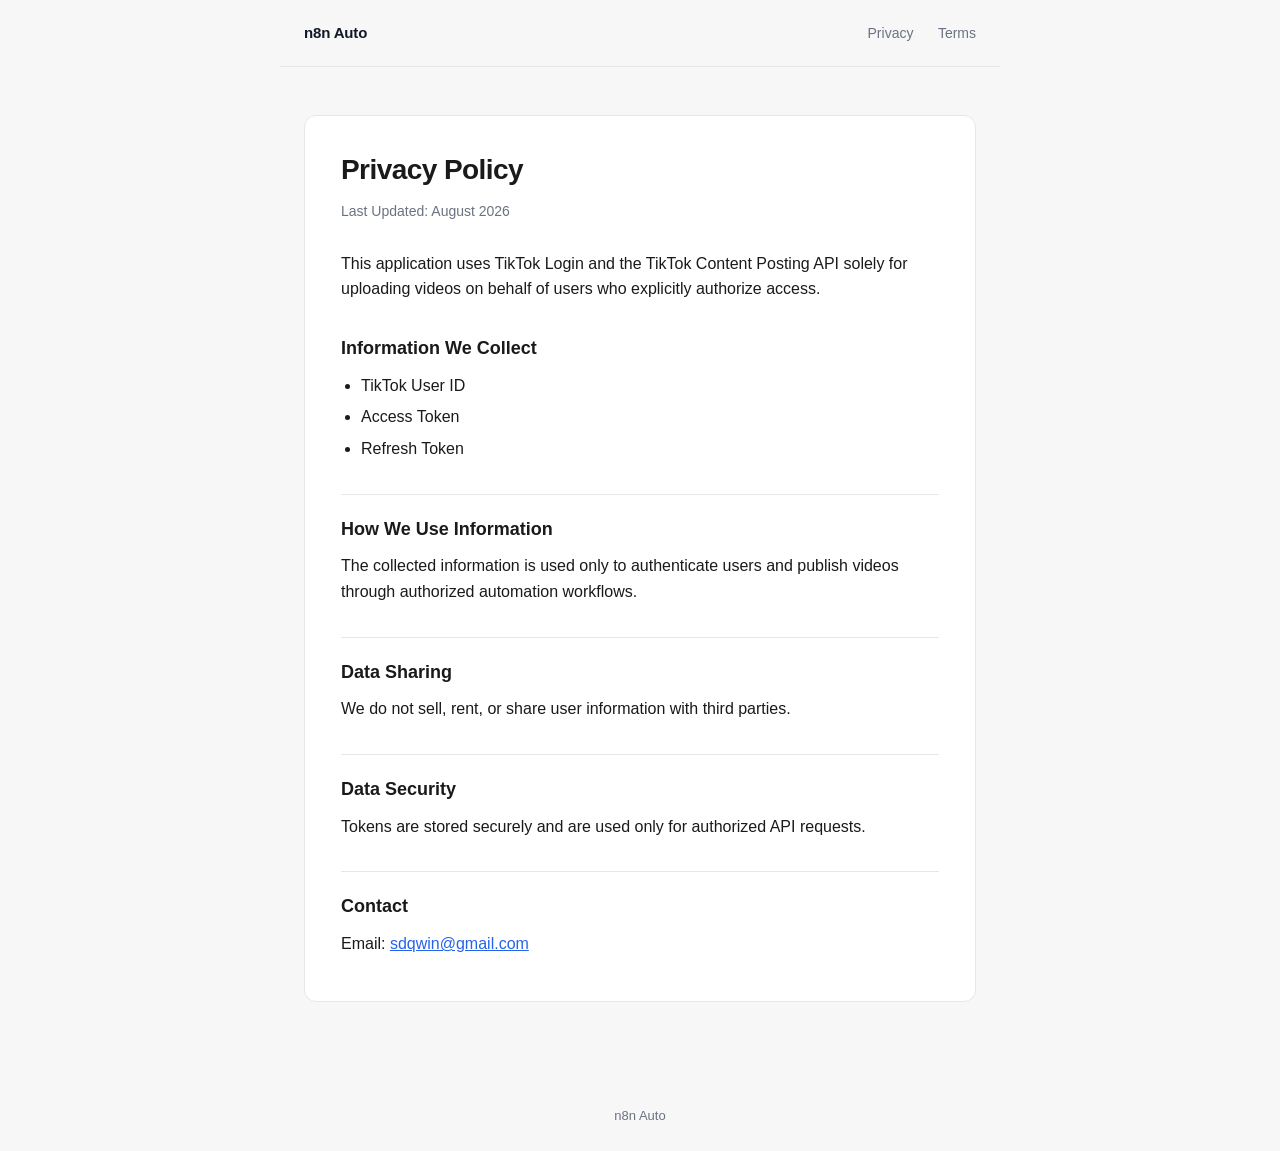
<file: privacy.html>
<!DOCTYPE html>
<html>
<head>
<meta charset="utf-8">
<meta name="viewport" content="width=device-width, initial-scale=1">
<title>Privacy Policy</title>
<link rel="stylesheet" href="style.css">
</head>
<body>

<header class="site">
  <a class="brand" href="index.html">n8n Auto</a>
  <nav>
    <a href="privacy.html">Privacy</a>
    <a href="terms.html">Terms</a>
  </nav>
</header>

<div class="wrap">
  <div class="card">
    <h1>Privacy Policy</h1>
    <p class="meta">Last Updated: August 2026</p>

    <p>This application uses TikTok Login and the TikTok Content Posting API solely for uploading videos on behalf of users who explicitly authorize access.</p>

    <h2>Information We Collect</h2>
    <ul>
      <li>TikTok User ID</li>
      <li>Access Token</li>
      <li>Refresh Token</li>
    </ul>

    <h2>How We Use Information</h2>
    <p>The collected information is used only to authenticate users and publish videos through authorized automation workflows.</p>

    <h2>Data Sharing</h2>
    <p>We do not sell, rent, or share user information with third parties.</p>

    <h2>Data Security</h2>
    <p>Tokens are stored securely and are used only for authorized API requests.</p>

    <h2>Contact</h2>
    <p>Email: <a href="mailto:sdqwin@gmail.com">sdqwin@gmail.com</a></p>
  </div>
</div>

<footer class="site">n8n Auto</footer>

</body>
</html>
</file>
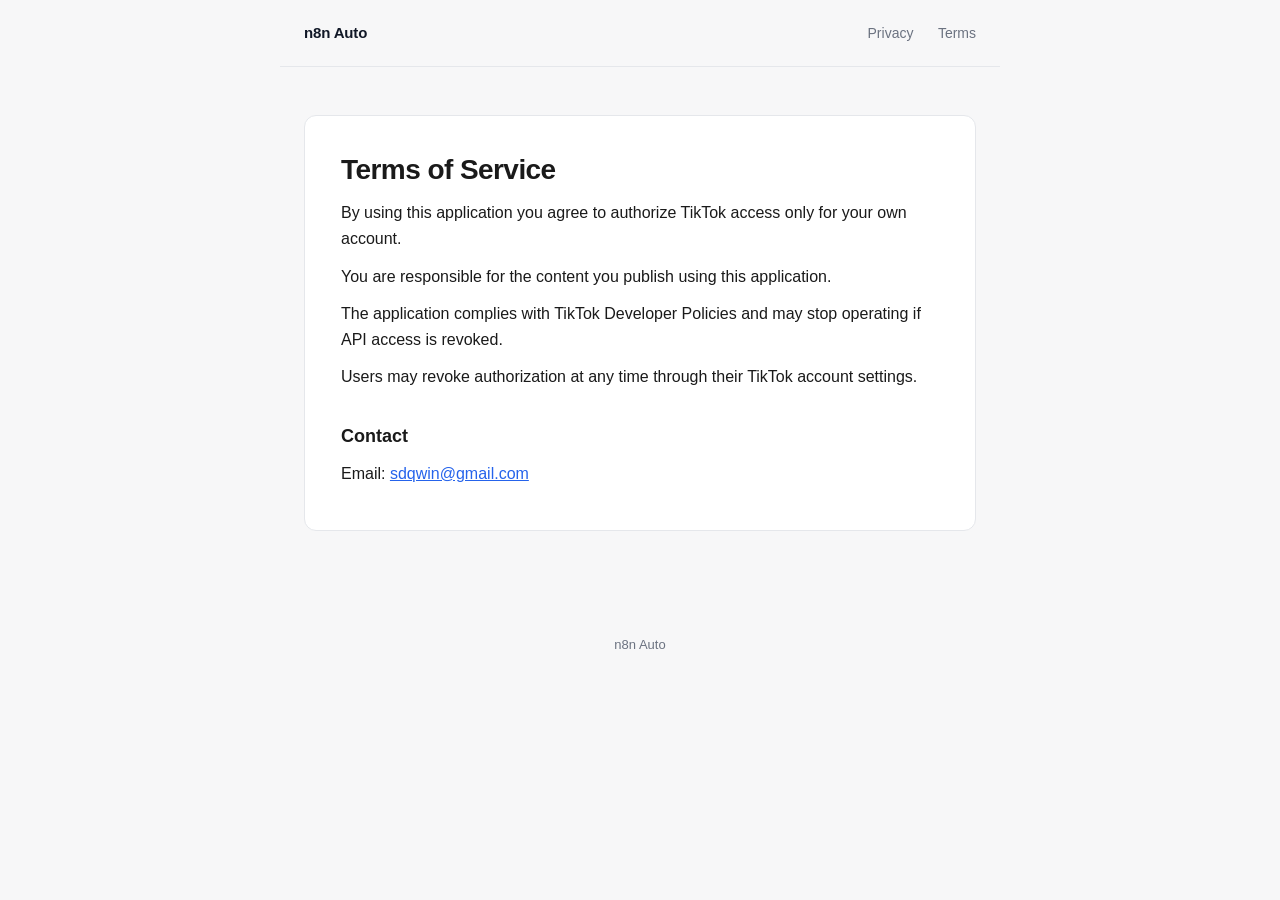
<file: terms.html>
<!DOCTYPE html>
<html>
<head>
<meta charset="utf-8">
<meta name="viewport" content="width=device-width, initial-scale=1">
<title>Terms of Service</title>
<link rel="stylesheet" href="style.css">
</head>
<body>

<header class="site">
  <a class="brand" href="index.html">n8n Auto</a>
  <nav>
    <a href="privacy.html">Privacy</a>
    <a href="terms.html">Terms</a>
  </nav>
</header>

<div class="wrap">
  <div class="card">
    <h1>Terms of Service</h1>

    <p>By using this application you agree to authorize TikTok access only for your own account.</p>

    <p>You are responsible for the content you publish using this application.</p>

    <p>The application complies with TikTok Developer Policies and may stop operating if API access is revoked.</p>

    <p>Users may revoke authorization at any time through their TikTok account settings.</p>

    <h2>Contact</h2>
    <p>Email: <a href="mailto:sdqwin@gmail.com">sdqwin@gmail.com</a></p>
  </div>
</div>

<footer class="site">n8n Auto</footer>

</body>
</html>
</file>
<file: style.css>
:root {
  --bg: #f7f7f8;
  --card: #ffffff;
  --text: #1a1a1a;
  --muted: #6b7280;
  --border: #e5e7eb;
  --accent: #111827;
  --link: #2563eb;
}

@media (prefers-color-scheme: dark) {
  :root {
    --bg: #111214;
    --card: #1a1b1e;
    --text: #f2f2f3;
    --muted: #9ca3af;
    --border: #2b2d31;
    --accent: #f2f2f3;
    --link: #60a5fa;
  }
}

* {
  box-sizing: border-box;
}

body {
  margin: 0;
  padding: 0;
  background: var(--bg);
  color: var(--text);
  font-family: -apple-system, BlinkMacSystemFont, "Segoe UI", Roboto, Helvetica, Arial, sans-serif;
  line-height: 1.6;
}

.wrap {
  max-width: 720px;
  margin: 0 auto;
  padding: 48px 24px 80px;
}

header.site {
  display: flex;
  align-items: center;
  justify-content: space-between;
  max-width: 720px;
  margin: 0 auto;
  padding: 20px 24px;
  border-bottom: 1px solid var(--border);
}

header.site .brand {
  font-weight: 700;
  font-size: 15px;
  color: var(--accent);
  text-decoration: none;
  letter-spacing: -0.01em;
}

header.site nav a {
  color: var(--muted);
  text-decoration: none;
  font-size: 14px;
  margin-left: 20px;
}

header.site nav a:hover {
  color: var(--link);
}

.card {
  background: var(--card);
  border: 1px solid var(--border);
  border-radius: 12px;
  padding: 32px 36px;
}

h1 {
  font-size: 28px;
  font-weight: 700;
  letter-spacing: -0.02em;
  margin: 0 0 8px;
}

h2 {
  font-size: 18px;
  font-weight: 600;
  margin: 32px 0 10px;
  padding-top: 20px;
  border-top: 1px solid var(--border);
}

h2:first-of-type {
  border-top: none;
  padding-top: 0;
}

p {
  color: var(--text);
  margin: 0 0 12px;
}

.meta {
  color: var(--muted);
  font-size: 14px;
  margin-bottom: 28px;
}

ul {
  margin: 0 0 12px;
  padding-left: 20px;
}

li {
  margin-bottom: 6px;
}

a {
  color: var(--link);
}

.links {
  list-style: none;
  padding: 0;
  display: grid;
  gap: 10px;
  margin: 0 0 12px;
}

.links li {
  margin: 0;
}

.links a {
  display: block;
  padding: 14px 16px;
  border: 1px solid var(--border);
  border-radius: 8px;
  text-decoration: none;
  font-weight: 500;
  color: var(--text);
  transition: border-color 0.15s ease, background 0.15s ease;
}

.links a:hover {
  border-color: var(--link);
  background: color-mix(in srgb, var(--link) 6%, transparent);
}

.tagline {
  color: var(--muted);
  font-size: 16px;
  margin-bottom: 32px;
}

footer.site {
  max-width: 720px;
  margin: 0 auto;
  padding: 24px;
  color: var(--muted);
  font-size: 13px;
  text-align: center;
}

code {
  background: color-mix(in srgb, var(--text) 8%, transparent);
  padding: 2px 6px;
  border-radius: 4px;
  font-size: 0.9em;
}

.demo-video {
  display: block;
  width: 100%;
  max-width: 100%;
  border-radius: 8px;
  border: 1px solid var(--border);
  margin: 0 0 16px;
  background: #000;
}

.steps {
  margin: 0 0 16px;
  padding-left: 22px;
  display: grid;
  gap: 12px;
}

.steps li {
  color: var(--text);
}

table.scopes {
  width: 100%;
  border-collapse: collapse;
  margin: 0 0 16px;
  font-size: 14px;
}

table.scopes th,
table.scopes td {
  text-align: left;
  padding: 10px 12px;
  border: 1px solid var(--border);
  vertical-align: top;
}

table.scopes th {
  background: color-mix(in srgb, var(--text) 5%, transparent);
  font-weight: 600;
}

table.scopes td:first-child,
table.scopes td:nth-child(2) {
  white-space: nowrap;
}
</file>
